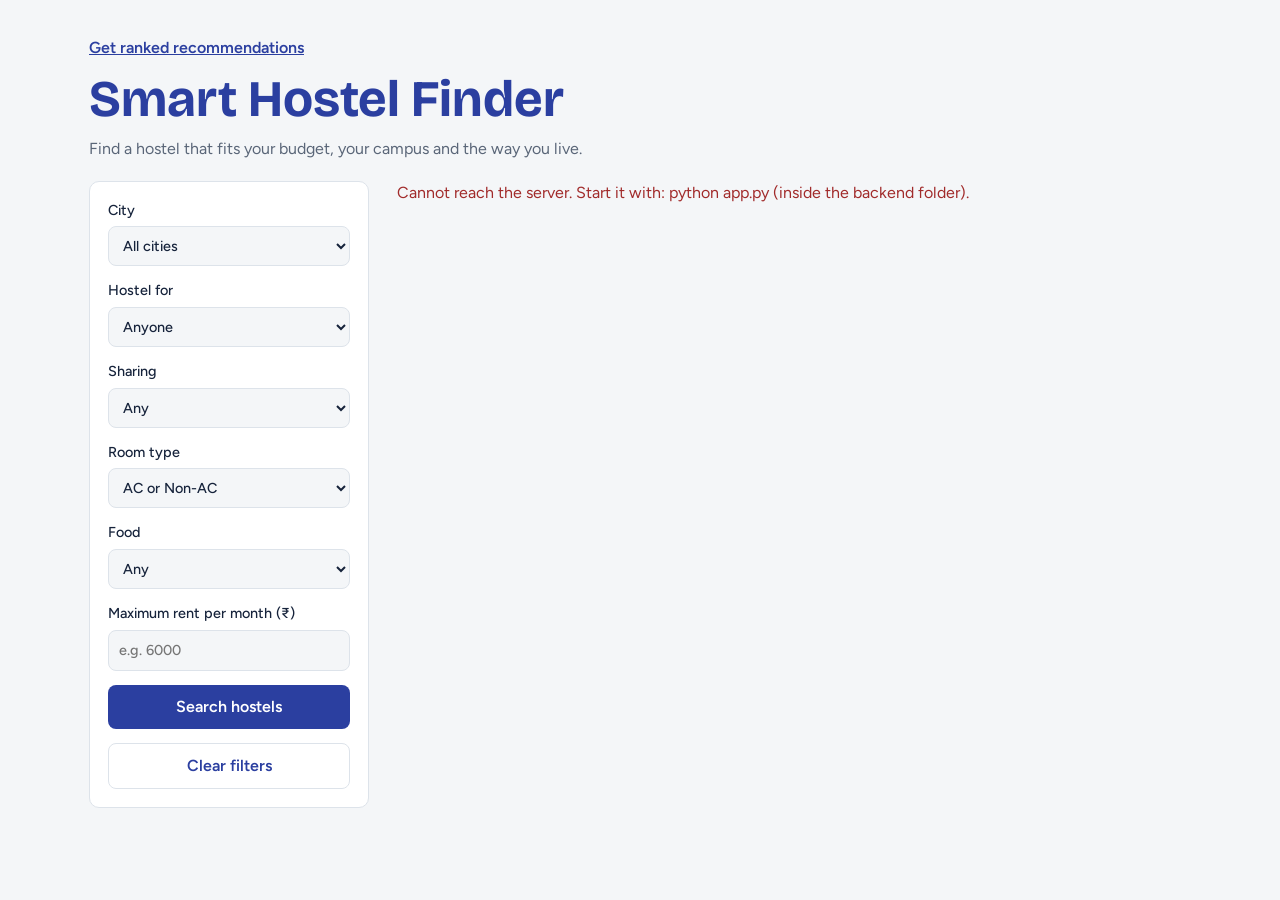
<file: frontend/index.html>
<!DOCTYPE html>
<html lang="en">
<head>
<meta charset="UTF-8">
<meta name="viewport" content="width=device-width, initial-scale=1">
<title>Smart Hostel Finder</title>
<link rel="preconnect" href="https://fonts.googleapis.com">
<link href="https://fonts.googleapis.com/css2?family=Bricolage+Grotesque:wght@600;700&family=Figtree:wght@400;500;600&display=swap" rel="stylesheet">
<link rel="stylesheet" href="style.css">
</head>
<body>
<header class="top">
  <nav><a href="recommend.html">Get ranked recommendations</a></nav>
  <h1>Smart Hostel Finder</h1>
  <p>Find a hostel that fits your budget, your campus and the way you live.</p>
</header>

<main class="layout">
  <form id="filters" class="filters" aria-label="Search filters" novalidate>
    <label>City
      <select name="city">
        <option value="">All cities</option>
        <option>Berhampur</option><option>Bengaluru</option><option>Bhubaneswar</option><option>Chennai</option>
        <option>Cuttack</option><option>Delhi</option><option>Hyderabad</option><option>Jaipur</option>
        <option>Kolkata</option><option>Kota</option><option>Pune</option>
      </select>
    </label>
    <label>Hostel for
      <select name="gender"><option value="">Anyone</option><option>Boys</option><option>Girls</option><option>Co-ed</option></select>
    </label>
    <label>Sharing
      <select name="sharing"><option value="">Any</option><option value="1">1 sharing (single)</option><option value="2">2 sharing</option><option value="3">3 sharing</option><option value="4">4 sharing</option><option value="5">5 sharing</option></select>
    </label>
    <label>Room type
      <select name="ac"><option value="">AC or Non-AC</option><option value="yes">AC</option><option value="no">Non-AC</option></select>
    </label>
    <label>Food
      <select name="food"><option value="">Any</option><option>Veg</option><option>Non-Veg</option><option>Both</option></select>
    </label>
    <label>Maximum rent per month (₹)
      <input type="number" name="max_budget" min="0" step="100" placeholder="e.g. 6000">
    </label>
    <button type="submit">Search hostels</button>
    <button type="reset" class="plain">Clear filters</button>
  </form>

  <section aria-live="polite">
    <p id="status" class="status"></p>
    <div id="results" class="results"></div>
  </section>
</main>

<div id="compareBar" class="cmpbar" hidden>
  <span id="pickCount"></span>
  <button type="button" id="goCompare" disabled>Compare hostels</button>
  <button type="button" id="clearPicks" class="plain">Clear</button>
</div>
<dialog id="detail"><div id="detailBody"></div><button class="plain close" id="closeDetail">Close</button></dialog>
<script src="script.js"></script>
</body>
</html>
</file>
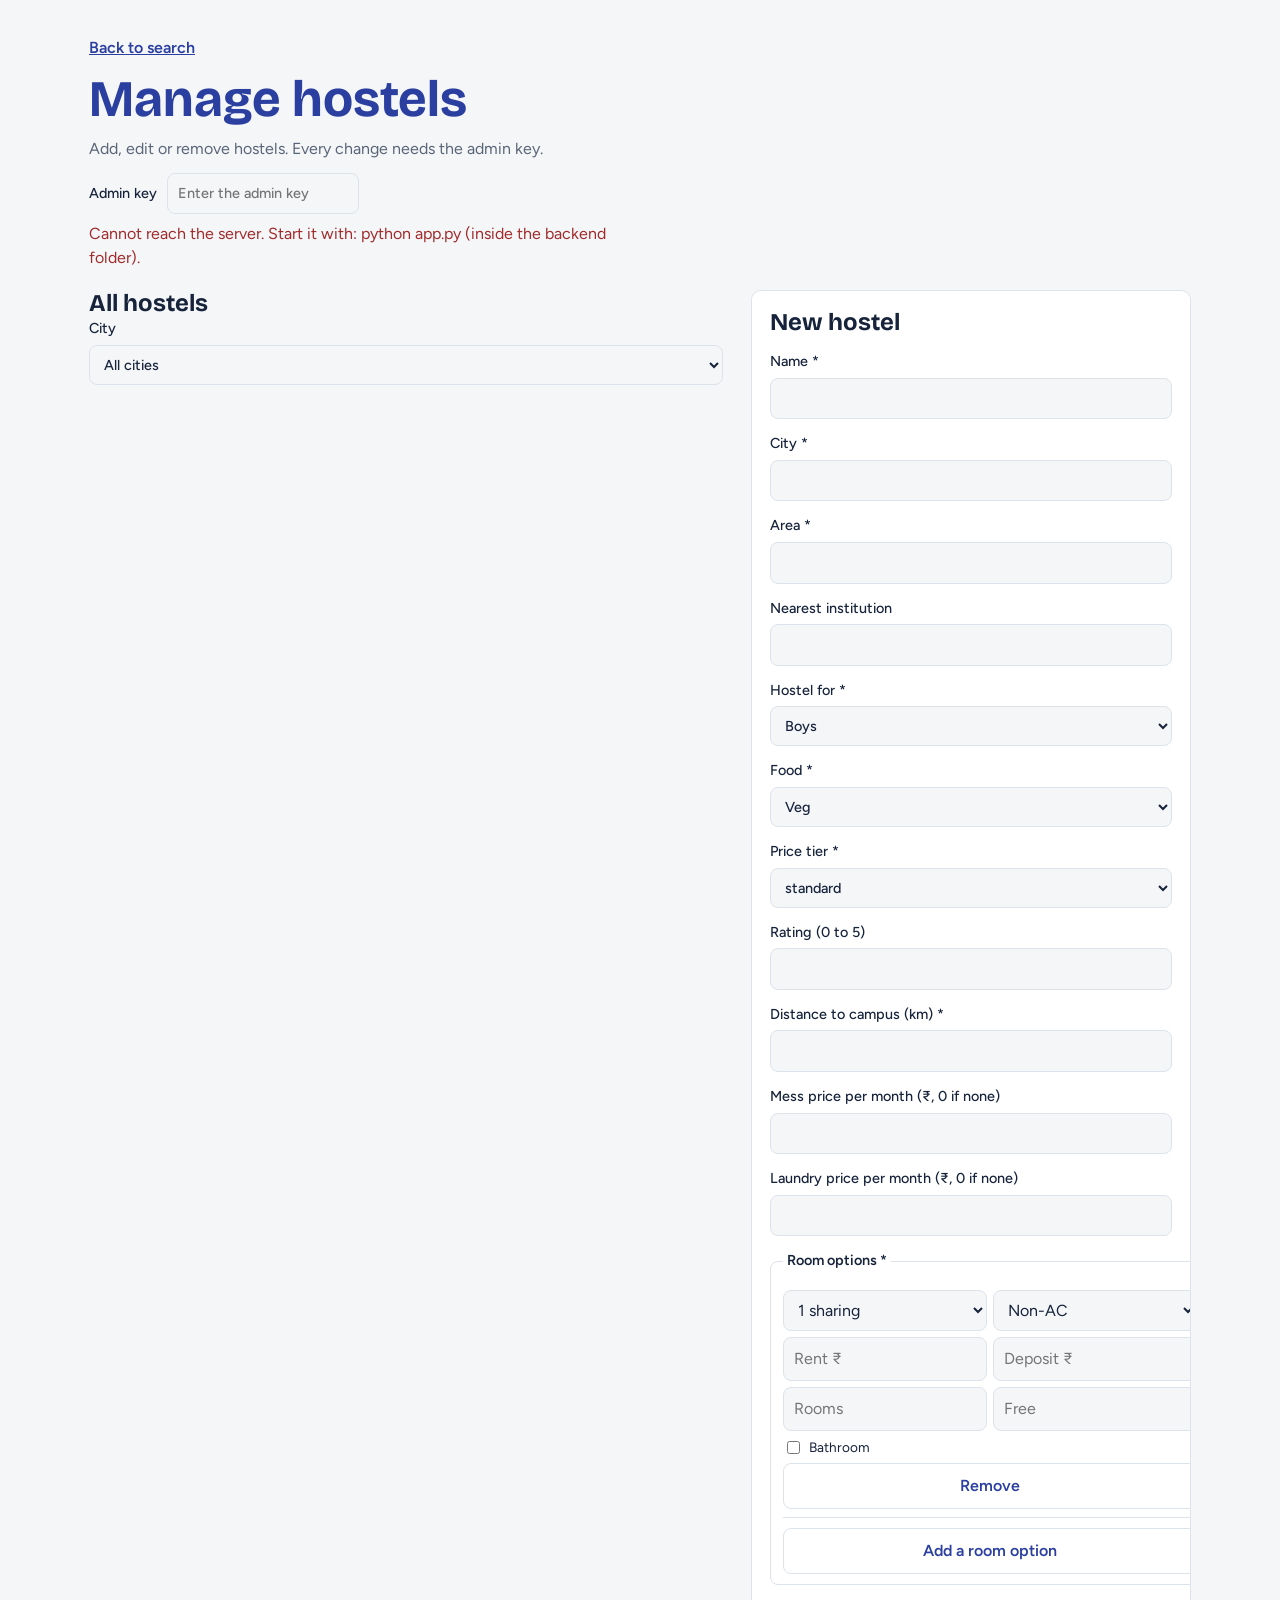
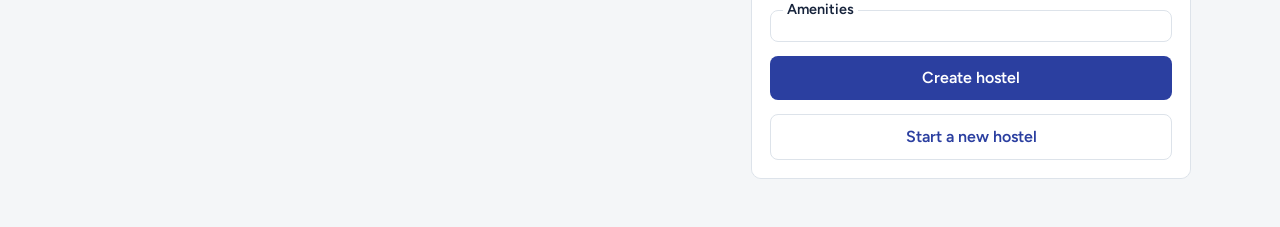
<file: frontend/admin.html>
<!DOCTYPE html>
<html lang="en">
<head>
<meta charset="UTF-8">
<meta name="viewport" content="width=device-width, initial-scale=1">
<title>Admin · Smart Hostel Finder</title>
<link rel="preconnect" href="https://fonts.googleapis.com">
<link href="https://fonts.googleapis.com/css2?family=Bricolage+Grotesque:wght@600;700&family=Figtree:wght@400;500;600&display=swap" rel="stylesheet">
<link rel="stylesheet" href="style.css">
</head>
<body>
<header class="top">
  <nav><a href="index.html">Back to search</a></nav>
  <h1>Manage hostels</h1>
  <p>Add, edit or remove hostels. Every change needs the admin key.</p>
  <label class="keybox">Admin key <input type="password" id="adminKey" placeholder="Enter the admin key" autocomplete="off"></label>
  <p id="status" class="status" aria-live="polite"></p>
</header>

<main class="admin-grid">
  <section>
    <h2>All hostels</h2>
    <label>City <select id="cityFilter"><option value="">All cities</option></select></label>
    <div class="cmp-scroll"><table class="cmp" id="list"></table></div>
  </section>

  <form id="hostelForm" class="filters editor" novalidate>
    <h2 id="formTitle">New hostel</h2>
    <label>Name * <input name="name" maxlength="100"></label>
    <label>City * <input name="city" maxlength="50"></label>
    <label>Area * <input name="area" maxlength="80"></label>
    <label>Nearest institution <input name="nearest_institution" maxlength="120"></label>
    <label>Hostel for * <select name="gender_type"><option>Boys</option><option>Girls</option><option>Co-ed</option></select></label>
    <label>Food * <select name="food_type"><option>Veg</option><option>Non-Veg</option><option>Both</option></select></label>
    <label>Price tier * <select name="price_tier"><option>budget</option><option selected>standard</option><option>premium</option></select></label>
    <label>Rating (0 to 5) <input type="number" name="rating" min="0" max="5" step="0.1"></label>
    <label>Distance to campus (km) * <input type="number" name="distance_to_campus_km" min="0" step="0.1"></label>
    <label>Mess price per month (₹, 0 if none) <input type="number" name="mess_price" min="0" step="50"></label>
    <label>Laundry price per month (₹, 0 if none) <input type="number" name="laundry_price" min="0" step="50"></label>
    <fieldset><legend>Room options *</legend><div id="rooms"></div><button type="button" id="addRoom" class="plain">Add a room option</button></fieldset>
    <fieldset><legend>Amenities</legend><div id="amenityBox" class="checks"></div></fieldset>
    <button type="submit" id="saveBtn">Create hostel</button>
    <button type="button" id="newBtn" class="plain">Start a new hostel</button>
  </form>
</main>
<script src="admin.js"></script>
</body>
</html>
</file>
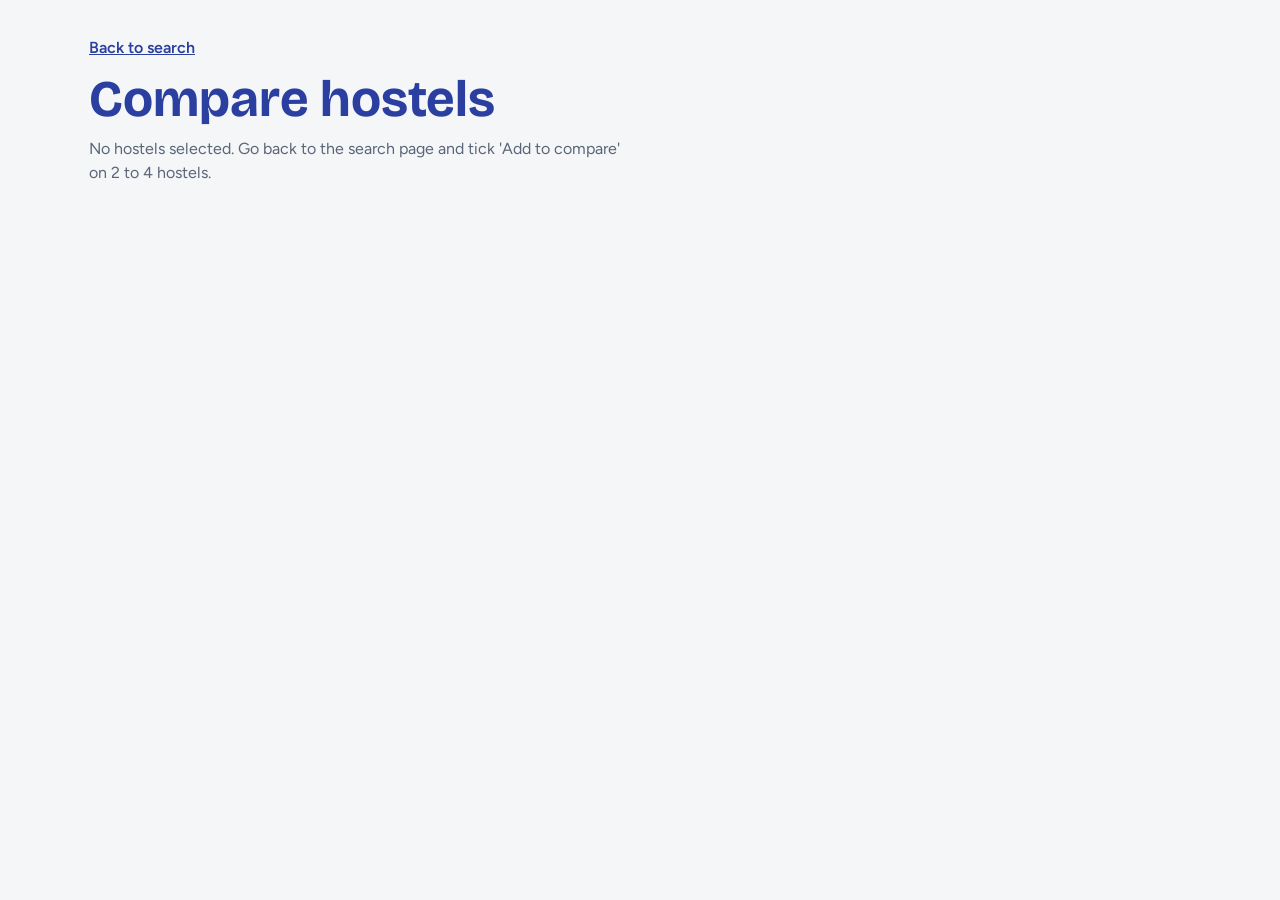
<file: frontend/compare.html>
<!DOCTYPE html>
<html lang="en">
<head>
<meta charset="UTF-8">
<meta name="viewport" content="width=device-width, initial-scale=1">
<title>Compare hostels · Smart Hostel Finder</title>
<link rel="preconnect" href="https://fonts.googleapis.com">
<link href="https://fonts.googleapis.com/css2?family=Bricolage+Grotesque:wght@600;700&family=Figtree:wght@400;500;600&display=swap" rel="stylesheet">
<link rel="stylesheet" href="style.css">
</head>
<body>
<header class="top">
  <nav><a href="index.html">Back to search</a></nav>
  <h1>Compare hostels</h1>
  <p id="status" class="status">Loading…</p>
</header>
<main class="cmp-wrap"><div id="out"></div></main>
<script src="compare.js"></script>
</body>
</html>
</file>
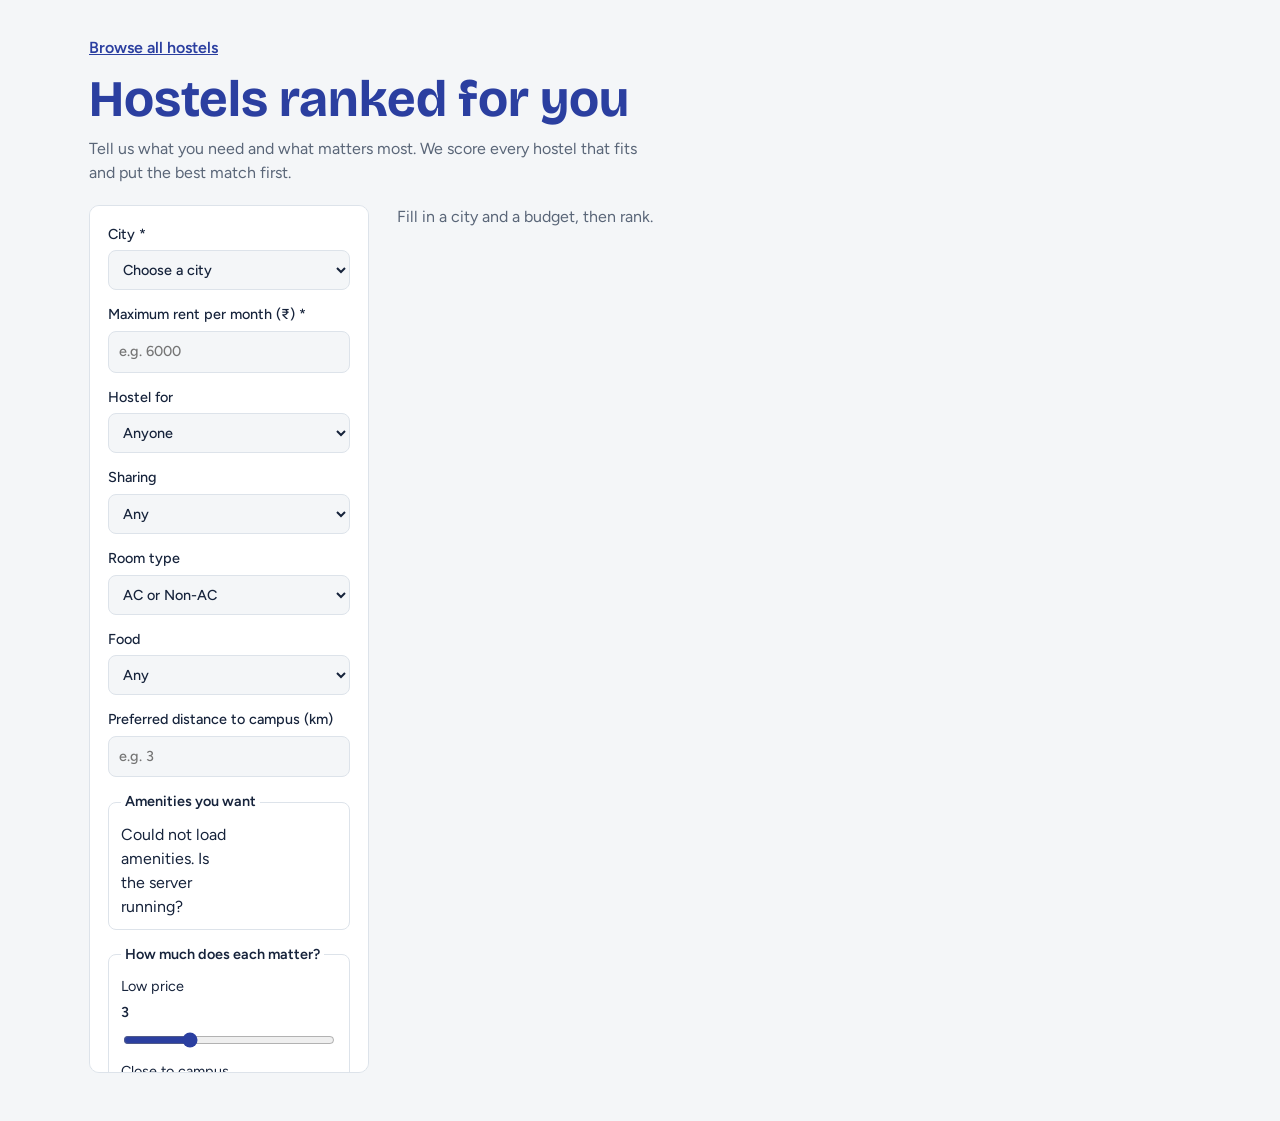
<file: frontend/recommend.html>
<!DOCTYPE html>
<html lang="en">
<head>
<meta charset="UTF-8">
<meta name="viewport" content="width=device-width, initial-scale=1">
<title>Recommendations · Smart Hostel Finder</title>
<link rel="preconnect" href="https://fonts.googleapis.com">
<link href="https://fonts.googleapis.com/css2?family=Bricolage+Grotesque:wght@600;700&family=Figtree:wght@400;500;600&display=swap" rel="stylesheet">
<link rel="stylesheet" href="style.css">
</head>
<body>
<header class="top">
  <nav><a href="index.html">Browse all hostels</a></nav>
  <h1>Hostels ranked for you</h1>
  <p>Tell us what you need and what matters most. We score every hostel that fits and put the best match first.</p>
</header>

<main class="layout">
  <form id="prefs" class="filters" novalidate>
    <label>City *
      <select name="city">
        <option value="">Choose a city</option>
        <option>Berhampur</option><option>Bengaluru</option><option>Bhubaneswar</option><option>Chennai</option>
        <option>Cuttack</option><option>Delhi</option><option>Hyderabad</option><option>Jaipur</option>
        <option>Kolkata</option><option>Kota</option><option>Pune</option>
      </select>
    </label>
    <label>Maximum rent per month (₹) *
      <input type="number" name="max_budget" min="0" step="100" placeholder="e.g. 6000">
    </label>
    <label>Hostel for
      <select name="gender"><option value="">Anyone</option><option>Boys</option><option>Girls</option><option>Co-ed</option></select>
    </label>
    <label>Sharing
      <select name="sharing_capacity"><option value="">Any</option><option value="1">1 sharing (single)</option><option value="2">2 sharing</option><option value="3">3 sharing</option><option value="4">4 sharing</option><option value="5">5 sharing</option></select>
    </label>
    <label>Room type
      <select name="ac_preference"><option value="Any">AC or Non-AC</option><option value="AC">AC</option><option value="Non-AC">Non-AC</option></select>
    </label>
    <label>Food
      <select name="food_pref"><option value="Any">Any</option><option>Veg</option><option>Non-Veg</option></select>
    </label>
    <label>Preferred distance to campus (km)
      <input type="number" name="max_distance_km" min="0" step="0.5" placeholder="e.g. 3">
    </label>
    <fieldset><legend>Amenities you want</legend><div id="amenityBox" class="checks">Loading…</div></fieldset>
    <fieldset><legend>How much does each matter?</legend>
      <label class="range">Low price <output></output><input type="range" name="w_price" min="0" max="10" value="3"></label>
      <label class="range">Close to campus <output></output><input type="range" name="w_distance" min="0" max="10" value="2"></label>
      <label class="range">Amenities <output></output><input type="range" name="w_amenities" min="0" max="10" value="3"></label>
      <label class="range">Rating <output></output><input type="range" name="w_rating" min="0" max="10" value="2"></label>
    </fieldset>
    <button type="submit">Rank hostels for me</button>
  </form>

  <section aria-live="polite">
    <p id="status" class="status">Fill in a city and a budget, then rank.</p>
    <div id="results" class="results"></div>
  </section>
</main>
<script src="recommend.js"></script>
</body>
</html>
</file>
<file: frontend/style.css>
:root{--ink:#16233B;--paper:#F4F6F8;--card:#fff;--line:#DDE3EA;--muted:#5A6678;--brand:#2B3FA0;--tag:#F4B63F;--tag-ink:#3B2A00;--bad:#A12B2B}
@media (prefers-color-scheme:dark){:root{--ink:#E8EDF6;--paper:#0F1623;--card:#17202F;--line:#2A3547;--muted:#9AA7BA;--brand:#8EA2FF;--tag:#F4B63F;--tag-ink:#2A1E00;--bad:#FF8E8E}}
*{box-sizing:border-box}
body{margin:0;background:var(--paper);color:var(--ink);font:16px/1.5 Figtree,system-ui,sans-serif}
h1,h2,h3{font-family:'Bricolage Grotesque',Figtree,sans-serif;line-height:1.15;margin:0}
.top{padding:36px 24px 20px;max-width:1150px;margin:auto}
.top h1{font-size:clamp(2rem,5vw,3.2rem);color:var(--brand)}
.top p{margin:8px 0 0;color:var(--muted);max-width:55ch}
.layout{display:grid;grid-template-columns:280px 1fr;gap:28px;max-width:1150px;margin:auto;padding:0 24px 48px}
.filters{display:flex;flex-direction:column;gap:14px;align-self:start;position:sticky;top:16px;max-height:calc(100vh - 32px);overflow-y:auto;background:var(--card);border:1px solid var(--line);border-radius:10px;padding:18px}
label{display:flex;flex-direction:column;gap:5px;font-size:.9rem;font-weight:500}
select,input{font:inherit;padding:9px 10px;border:1px solid var(--line);border-radius:8px;background:var(--paper);color:var(--ink)}
button{font:inherit;font-weight:600;padding:10px 14px;border:0;border-radius:8px;background:var(--brand);color:#fff;cursor:pointer}
@media (prefers-color-scheme:dark){button{color:#0F1623}}
button.plain{background:transparent;color:var(--brand);border:1px solid var(--line)}
:focus-visible{outline:3px solid var(--tag);outline-offset:2px}
.status{margin:0 0 14px;color:var(--muted)}.status.error{color:var(--bad)}
.results{display:grid;grid-template-columns:repeat(auto-fill,minmax(290px,1fr));gap:18px}
.card{background:var(--card);border:1px solid var(--line);border-radius:10px;padding:18px;display:flex;flex-direction:column;gap:10px}
.card h3{font-size:1.25rem}
.where{margin:0;color:var(--muted);font-size:.92rem}
.chips{display:flex;flex-wrap:wrap;gap:6px}
.chips span{font-size:.82rem;padding:2px 9px;border:1px solid var(--line);border-radius:99px}
.price{align-self:flex-start;background:var(--tag);color:var(--tag-ink);padding:6px 14px 6px 12px;border-radius:4px 14px 14px 4px;font-family:'Bricolage Grotesque',sans-serif;font-weight:700;font-size:1.3rem}
.price small{font:500 .8rem Figtree,sans-serif}
.card .meta{display:flex;justify-content:space-between;font-size:.9rem;color:var(--muted)}
.card button{margin-top:auto}
dialog{border:1px solid var(--line);border-radius:12px;padding:24px;max-width:560px;width:calc(100% - 32px);background:var(--card);color:var(--ink)}
dialog::backdrop{background:rgba(10,15,25,.55)}
dialog h2{margin-bottom:4px}
dialog table{width:100%;border-collapse:collapse;margin:8px 0 14px;font-size:.92rem}
dialog th,dialog td{text-align:left;padding:6px 8px;border-bottom:1px solid var(--line)}
dialog h3{font-size:1.05rem;margin:14px 0 4px}
.close{margin-top:10px}
@media (max-width:800px){.layout{grid-template-columns:1fr}.filters{position:static;max-height:none;overflow:visible}}
.top nav{margin-bottom:10px}.top nav a{color:var(--brand);font-weight:600}
fieldset{border:1px solid var(--line);border-radius:8px;padding:10px 12px;margin:0;display:flex;flex-direction:column;gap:10px}
legend{font-weight:600;font-size:.9rem;padding:0 4px}
.checks{display:grid;grid-template-columns:1fr 1fr;gap:6px}
label.check{flex-direction:row;align-items:center;gap:6px;font-weight:400;font-size:.85rem}
label.range{font-weight:400}label.range output{float:right;font-weight:600}
input[type=range]{padding:0;accent-color:var(--brand)}
.rank{display:flex;align-items:center;gap:12px;flex-direction:row-reverse;justify-content:space-between}
.score{background:var(--brand);color:#fff;border-radius:8px;padding:4px 10px;font:700 1.5rem 'Bricolage Grotesque',sans-serif;white-space:nowrap}
.score small{font:500 .75rem Figtree,sans-serif;opacity:.85}
@media (prefers-color-scheme:dark){.score{color:#0F1623}}
.chips .miss{border-color:var(--bad);color:var(--bad)}
.bars{display:grid;gap:4px;margin-top:4px}
.bar{display:grid;grid-template-columns:78px 1fr;align-items:center;font-size:.8rem;color:var(--muted)}
.bar i{height:6px;background:var(--line);border-radius:3px;overflow:hidden}.bar b{display:block;height:100%;background:var(--brand)}
.check.pick{font-size:.88rem}
.cmpbar{position:fixed;left:0;right:0;bottom:0;display:flex;gap:12px;align-items:center;justify-content:center;flex-wrap:wrap;padding:12px 16px;background:var(--card);border-top:1px solid var(--line)}
.cmpbar[hidden]{display:none}
button:disabled{opacity:.5;cursor:not-allowed}
.cmp-wrap{max-width:1150px;margin:auto;padding:0 24px 48px}
.cmp-scroll{overflow-x:auto}
table.cmp{border-collapse:collapse;width:100%;min-width:560px;background:var(--card);border:1px solid var(--line)}
.cmp th,.cmp td{text-align:left;vertical-align:top;padding:10px 12px;border-bottom:1px solid var(--line);font-size:.92rem}
.cmp th[scope=row]{width:150px;color:var(--muted);font-weight:500}
.cmp td.best{background:var(--tag);color:var(--tag-ink);font-weight:600}
.cmp td.best .chips span{border-color:var(--tag-ink)}
.keybox{display:flex;flex-direction:row;align-items:center;gap:10px;margin-top:12px;max-width:420px}
.admin-grid{display:grid;grid-template-columns:minmax(0,1fr) 440px;gap:28px;max-width:1150px;margin:auto;padding:0 24px 48px}
.editor{position:static;max-height:none}
.roomrow{display:grid;grid-template-columns:1fr 1fr;gap:6px;padding:8px 0;border-bottom:1px solid var(--line)}
.roomrow [data-remove]{grid-column:1/-1}
@media (max-width:900px){.admin-grid{grid-template-columns:1fr}}
</file>
